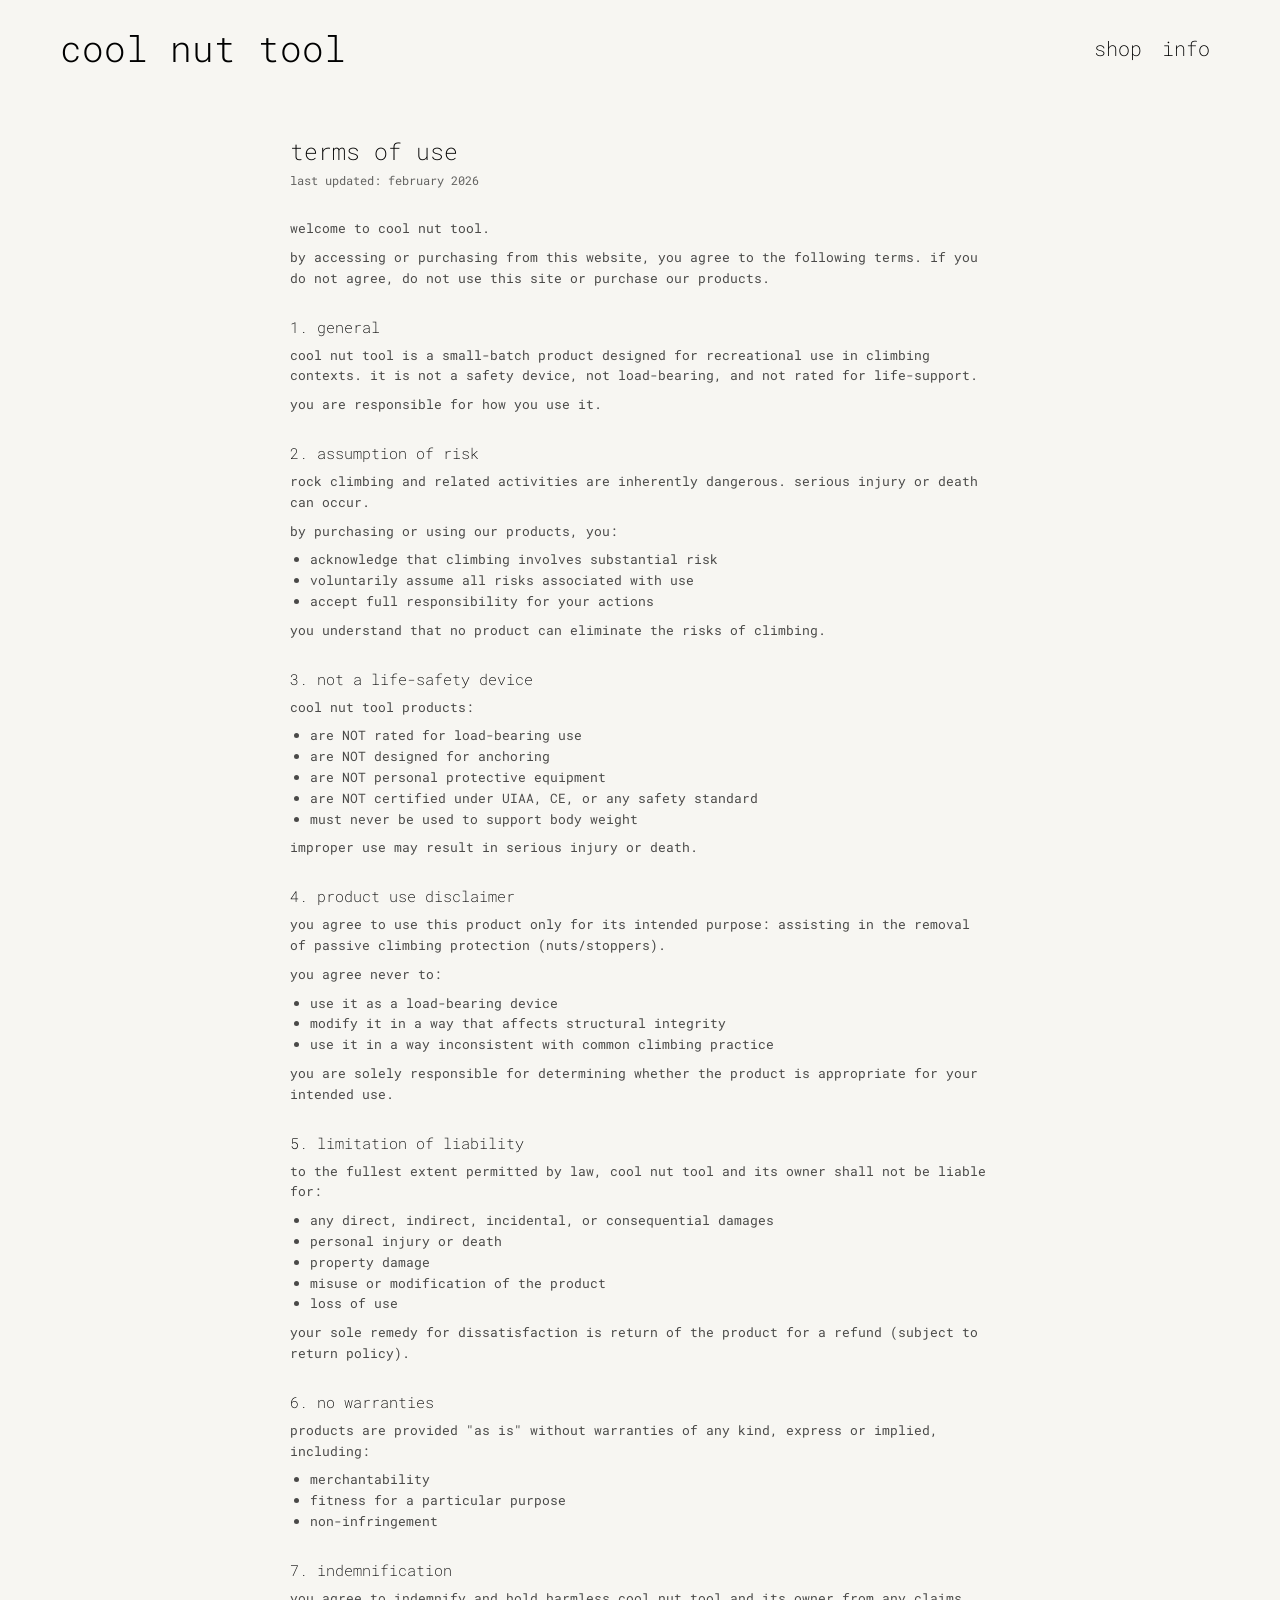
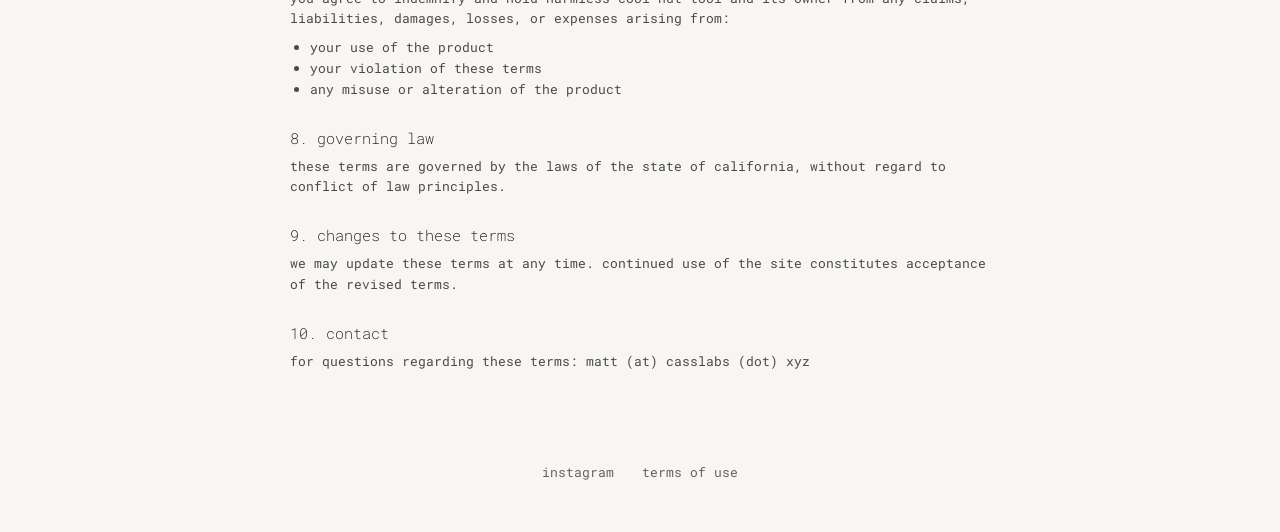
<file: pages/terms.html>
<!DOCTYPE html>
<html lang="en">
<head>
    <!-- Google tag (gtag.js) -->
    <script async src="https://www.googletagmanager.com/gtag/js?id=G-TC07WEKM04"></script>
    <script>
        window.dataLayer = window.dataLayer || [];
        function gtag(){dataLayer.push(arguments);}
        gtag('js', new Date());

        gtag('config', 'G-TC07WEKM04');
    </script>
    <meta charset="UTF-8">
    <meta name="viewport" content="width=device-width, initial-scale=1.0">
    <title>Cool Nut Tool - Terms of Use</title>
    <link rel="icon" href="../image/favicon/favicon.ico" sizes="any">
    <link rel="icon" type="image/png" sizes="32x32" href="../image/favicon/favicon-32x32.png">
    <link rel="icon" type="image/png" sizes="16x16" href="../image/favicon/favicon-16x16.png">
    <link rel="apple-touch-icon" href="../image/favicon/apple-touch-icon.png">
    <meta name="description" content="Terms of use for Cool Nut Tool.">
    <meta property="og:type" content="website">
    <meta property="og:site_name" content="Cool Nut Tool">
    <meta property="og:title" content="Cool Nut Tool - Terms of Use">
    <meta property="og:description" content="Terms of use for Cool Nut Tool.">
    <meta property="og:url" content="https://coolnuttool.com/pages/terms.html">
    <meta property="og:image" content="https://coolnuttool.com/image/product/send_it_p_edebe4.jpeg">
    <meta name="twitter:card" content="summary">
    <link rel="stylesheet" href="../styles/main.css">
    <link href="https://fonts.googleapis.com/css2?family=Roboto+Mono:wght@200;300;400&display=swap" rel="stylesheet">
</head>
<body>
    <header>
        <div class="header-container">
            <div class="header-title">
                <a href="../index.html" class="header-title-link">
                    <h1>cool nut tool</h1>
                </a>
            </div>
            <div class="header-links">
                <ul>
                    <li><a class="header-link" href="../pages/shop.html">shop</a></li>
                    <li><a class="header-link" href="../pages/about.html">info</a></li>
                </ul>
            </div>
        </div>
    </header>
    <main class="no-margin">
        <div class="terms-container">
            <h2 class="terms-title">terms of use</h2>
            <p class="terms-updated">last updated: february 2026</p>

            <p class="terms-text">welcome to cool nut tool.</p>
            <p class="terms-text">by accessing or purchasing from this website, you agree to the following terms. if you do not agree, do not use this site or purchase our products.</p>

            <h3 class="terms-heading">1. general</h3>
            <p class="terms-text">cool nut tool is a small-batch product designed for recreational use in climbing contexts. it is not a safety device, not load-bearing, and not rated for life-support.</p>
            <p class="terms-text">you are responsible for how you use it.</p>

            <h3 class="terms-heading">2. assumption of risk</h3>
            <p class="terms-text">rock climbing and related activities are inherently dangerous. serious injury or death can occur.</p>
            <p class="terms-text">by purchasing or using our products, you:</p>
            <ul class="terms-list">
                <li>acknowledge that climbing involves substantial risk</li>
                <li>voluntarily assume all risks associated with use</li>
                <li>accept full responsibility for your actions</li>
            </ul>
            <p class="terms-text">you understand that no product can eliminate the risks of climbing.</p>

            <h3 class="terms-heading">3. not a life-safety device</h3>
            <p class="terms-text">cool nut tool products:</p>
            <ul class="terms-list">
                <li>are NOT rated for load-bearing use</li>
                <li>are NOT designed for anchoring</li>
                <li>are NOT personal protective equipment</li>
                <li>are NOT certified under UIAA, CE, or any safety standard</li>
                <li>must never be used to support body weight</li>
            </ul>
            <p class="terms-text">improper use may result in serious injury or death.</p>

            <h3 class="terms-heading">4. product use disclaimer</h3>
            <p class="terms-text">you agree to use this product only for its intended purpose: assisting in the removal of passive climbing protection (nuts/stoppers).</p>
            <p class="terms-text">you agree never to:</p>
            <ul class="terms-list">
                <li>use it as a load-bearing device</li>
                <li>modify it in a way that affects structural integrity</li>
                <li>use it in a way inconsistent with common climbing practice</li>
            </ul>
            <p class="terms-text">you are solely responsible for determining whether the product is appropriate for your intended use.</p>

            <h3 class="terms-heading">5. limitation of liability</h3>
            <p class="terms-text">to the fullest extent permitted by law, cool nut tool and its owner shall not be liable for:</p>
            <ul class="terms-list">
                <li>any direct, indirect, incidental, or consequential damages</li>
                <li>personal injury or death</li>
                <li>property damage</li>
                <li>misuse or modification of the product</li>
                <li>loss of use</li>
            </ul>
            <p class="terms-text">your sole remedy for dissatisfaction is return of the product for a refund (subject to return policy).</p>

            <h3 class="terms-heading">6. no warranties</h3>
            <p class="terms-text">products are provided "as is" without warranties of any kind, express or implied, including:</p>
            <ul class="terms-list">
                <li>merchantability</li>
                <li>fitness for a particular purpose</li>
                <li>non-infringement</li>
            </ul>

            <h3 class="terms-heading">7. indemnification</h3>
            <p class="terms-text">you agree to indemnify and hold harmless cool nut tool and its owner from any claims, liabilities, damages, losses, or expenses arising from:</p>
            <ul class="terms-list">
                <li>your use of the product</li>
                <li>your violation of these terms</li>
                <li>any misuse or alteration of the product</li>
            </ul>

            <h3 class="terms-heading">8. governing law</h3>
            <p class="terms-text">these terms are governed by the laws of the state of california, without regard to conflict of law principles.</p>

            <h3 class="terms-heading">9. changes to these terms</h3>
            <p class="terms-text">we may update these terms at any time. continued use of the site constitutes acceptance of the revised terms.</p>

            <h3 class="terms-heading">10. contact</h3>
            <p class="terms-text">for questions regarding these terms: matt (at) casslabs (dot) xyz</p>
        </div>
    </main>
    <footer>
        <a href="https://www.instagram.com/coolnuttool/" class="footer-link" target="_blank" rel="noopener">instagram</a>
        <a href="terms.html" class="footer-link">terms of use</a>
    </footer>
</body>
</html>
</file>
<file: styles/main.css>
@import url('https://fonts.googleapis.com/css2?family=Roboto+Mono:wght@200;300;400&display=swap');
/* @import url('https://fonts.googleapis.com/css2?family=Roboto+Mono:wght@200;400&display=swap'); */


@media screen and (max-width: 768px) {
  .header-container {
    flex-direction: column;
    align-items: center;
    padding: 10px;
  }

  .header-title {
    margin-bottom: 10px;
    text-align: center;
    width: 100%;
  }

  .header-links ul {
    flex-direction: row;
    justify-content: center;
    align-items: center;
  }

  .header-links li {
    margin-right: 10px;
    margin-bottom: 0;
  }

  .header-links li:last-child {
    margin-right: 0;
  }
}

html {
  font-family: 'Roboto Mono';
  font-weight: 200;
  color: #000000; /* Text color */
  background-color: #f7f6f2; /* Background color */
}

:root{
  --purple: #B13CAD;
  --purple-hover: #9C3297;
}

h1, h2 {
  font-weight: 300;
}

/* Small text gets a regular weight so it stays legible */
.product-price,
.shipping-note,
.product-detail-spec,
.swatch-label,
.footer-link,
.terms-updated,
.terms-text,
.terms-list {
  font-weight: 400;
}

.text-link {
  color: var(--purple);
  font-weight: 300;
  text-decoration: none;
}

.text-link:hover {
  color: var(--purple-hover);
  text-decoration: underline;
}

header {
  background-color: #f7f6f2;
  /* border-bottom: 2px solid #ddd; */
  padding-left: 10px;
  padding-bottom: 0px;
  padding-top: 0px;
}

@keyframes fadeIn {
  from { opacity: 0; transform: translateY(6px); }
  to { opacity: 1; transform: translateY(0); }
}

body {
  margin: 0;
  opacity: 0;
  animation: fadeIn 0.4s ease forwards;
}


.header-title {
  flex-grow: 0; /* Do not take up extra space */
  display: block; /* No flexbox centering needed */
  margin-right: auto; /* Ensure it sticks to the left */
  font-size: 18px;

}


.header-links {
  margin-left: 0;                  /* Remove margin left if needed */
}

.header-links ul {
  list-style: none;                /* Remove list bullets */
  display: flex;                   /* Use flexbox for horizontal layout */
  padding: 0;                      /* Remove default padding */
  margin: 0;                       /* Remove default margin */
}

.header-links li {
  margin-right: 20px;              /* Add space between links */
}

/* .header-link {
  font-size: 20px;            
  text-decoration: none;           
  color: #000000;                   
  transition: color 0.3s;         
} */

.header-link {
  font-size: 20px;
  text-decoration: none;
  color: #000000;
  position: relative;
  display: inline-block;
  transition: color 0.1s ease;
}


 /* .header-link:hover {
  color: var(--purple);
  transform: translateY(-2px);

} */

.header-link::after {
  content: "";
  position: absolute;
  left: 0;
  bottom: -3px;
  width: 0%;
  height: 1px;
  background: var(--purple);
  transition: width 0.2s ease;
}

.header-link:hover {
  color: var(--purple);
}

.header-link:hover::after {
  width: 100%;
}

.main-content {
  display: flex;
  flex-direction: column;
  align-items: center;
  padding-top: 50px;
  margin-top: 100px;
  width: 100%;
}

main {
  margin-bottom: 60px;
}

.no-margin {
  margin-bottom: 0;
}

/* Updated content container with more space around */
.content-container {
  display: flex;
  flex-direction: row; /* Row layout for text on the left and image on the right */
  justify-content: flex-start; /* Align content to the start (left) */
  align-items: center; /* Vertically center both items */
  padding: 0 45px 0 100px; /* Further reduce right padding */
  overflow-x: hidden;
  position: relative;
}

.text-and-button {
  display: flex;
  flex-direction: column; /* Stack the text and button vertically */
  align-items: flex-start; /* Align the text and button to the left */
  margin-right: 30px; /* Add space between the text/button and the image */
  width: 50%; /* Limit the text to 50% of the screen width */
}

.main-text {
  text-align: left; /* Align text to the left */
  color: #000000; /* Adjust text color */
  font-size: 30px; /* Adjust font size */
  line-height: 1.2; /* Space between lines */
  margin-bottom: 20px; /* Space between text and the button */
}

/* Make the image smaller */
.centered-image {
  width: 50%; /* Adjust width to make the image smaller */
  height: auto; /* Maintain aspect ratio */
  margin-left: auto; /* Keep the image on the right */
  margin: 60px 0 0 auto; /* Add top margin to move the image lower */
}

/* Media query for mobile devices */
@media (max-width: 768px) {
  .content-container {
    flex-direction: column; /* Stack elements vertically on mobile */
    padding: 0 20px; /* Adjust padding for mobile */
  }

  .text-and-button {
    width: 100%; /* Full width on mobile */
    margin-right: 0; /* Remove right margin */
    margin-bottom: 30px; /* Add space between text/button and image */
    align-items: center; /* Center align text and button on mobile */
  }

  .main-text {
    text-align: center; /* Center text on mobile */
    font-size: 24px; /* Slightly smaller font size for mobile */
  }

  .main-text h2 {
    font-size: min(36px, calc((100vw - 40px) / 13.4)); /* Fit each line of the headline */
  }

  .centered-image {
    width: 100%; /* Full width image on mobile */
    margin: 0; /* Remove margins */
  }
}

.shop-button {
  display: inline-block;
  background-color: var(--purple); /* Button background color */
  color: white; /* Button text color */
  padding: 20px 60px; /* Increase padding for a larger button */
  border-radius: 35px; /* Adjust for more rounded corners if desired */
  text-align: center;
  text-decoration: none; /* No underline */
  font-size: 27px; /* Increase text size */
  margin-top: -20px; /* Space above the button */
  cursor: pointer; /* Add a pointer cursor for better UX */
  box-shadow: 0 6px 18px rgba(177, 60, 173, 0.25);
  transition: background-color 0.2s ease, transform 0.2s ease, box-shadow 0.2s ease;


}

.shop-button:hover {
  background-color: var(--purple-hover);
  color: white;
  transform: translateY(-2px);
  box-shadow: 0 6px 16px rgba(177, 60, 173, 0.18);


}


/* Ensure header is unaffected by these changes */
.header-container {
  display: flex;
  justify-content: space-between;
  align-items: center;
  padding: 0 50px; /* Add padding to sides for consistency */
}

@media (max-width: 768px) {
  header {
    padding-left: 0;
  }

  .header-container {
    padding: 10px 20px;
  }

  /* Shrink the title on narrow phones so it stays on one line */
  .header-title h1 {
    font-size: min(36px, calc((100vw - 40px) / 8.2));
  }
}


/* More existing styles here */

/* Media queries */
/* For screens smaller than 600px */
@media (max-width: 600px) {
  /* Responsive adjustments */
}

/* Sub Page Formatting */
.subPage {
  color: #000000; /* Text color */
}

/* Additional styles */

.header-title-link {
    text-decoration: none;
    color: #000000;
    transition: opacity 0.2s ease;
}

.header-title-link:hover {
    opacity: 0.7;

}

/* Product Card */
.product-card {
    display: flex;
    flex-direction: column;
}

.product-info {
    text-decoration: none;
    color: inherit;
    margin-top: 10px;
    display: flex;
    flex-direction: column;
    gap: 4px;
}

.product-info:hover {
    color: var(--purple);
}

.product-name {
    font-size: 14px;
    font-weight: 300;
}

.product-price {
    font-size: 14px;
    color: rgba(0, 0, 0, 0.6);
}

.product-info:hover .product-price {
    color: var(--purple);
}

/* Swatches */
.swatches {
    display: flex;
    gap: 10px;
    margin: 6px 0 0 0;
}

.swatch {
    width: 14px;
    height: 14px;
    border-radius: 999px;
    border: 1px solid rgba(0, 0, 0, 0.18);
    cursor: pointer;
    outline: none;
    background: var(--swatch);
    padding: 0;
    transition: transform 0.15s ease, border-color 0.15s ease;
}

.swatch:hover {
    transform: scale(1.15);
    border-color: rgba(0, 0, 0, 0.35);
}

.swatch.is-selected {
    box-shadow: 0 0 0 2px #f7f6f2, 0 0 0 3px rgba(0, 0, 0, 0.75);
}

@media (max-width: 768px) {
    .swatches {
        gap: 16px;
        margin-top: 10px;
    }

    .swatch {
        width: 24px;
        height: 24px;
        position: relative;
    }

    /* Invisible padding so the tap target is 40px without a bigger dot */
    .swatch::after {
        content: "";
        position: absolute;
        inset: -8px;
    }
}

/* Shop Grid Styles */
.shop-grid {
    display: grid;
    grid-template-columns: repeat(2, 1fr);
    gap: 30px;
    width: 80%;
    margin: 40px auto;
}

.shop-tile {
    aspect-ratio: 1 / 1;
    background-color: rgba(177, 60, 173, 0.08);
    display: flex;
    justify-content: center;
    align-items: center;
    overflow: hidden;
    border-radius: 20px;
    /* border: 1px solid rgba(0,0,0,0.06); */


}


.text-tile {
    text-align: left;
    padding: 20px;
    display: flex;
    flex-direction: column;
    justify-content: flex-start;
    align-items: flex-start;
    position: relative; /* Add this */
}


.text-tile-content {
    position: absolute;
    top: 100px;
    left: 60px;
    right: 30px;
}

.product-title {
    color: #000000;
    text-decoration: underline;
    margin-bottom: 15px;
    display: block;
    text-align: left; /* Change from center to left */
}

.product-details {
    color: #000000;
    list-style-type: none;
    padding: 0;
    margin-top: 15px;
    width: 100%; /* Ensure the list takes full width of the tile */
}

.product-details li {
    margin-bottom: 10px;
    text-align: left; /* Change from center to left */
}

.image-tile {
    position: relative;
    overflow: hidden;
    text-decoration: none; /* Add this line */
    color: inherit; /* Add this line */
    display: block; /* Add this line */
}

.image-tile img {
    width: 100%;
    height: 100%;
    object-fit: cover;
    transition: filter 0.3s ease;
}

.hover-text {
    position: absolute;
    top: 50%;
    left: 50%;
    transform: translate(-50%, -50%);
    color: white;
    font-size: 24px;
    text-align: center;
    opacity: 0;
    transition: opacity 0.3s ease;
    pointer-events: none;
}

.image-tile:hover img {
  filter: brightness(75%) saturate(115%);
}

.image-tile:hover .hover-text {
    opacity: 1;
}

/* Shop Banner */
.shop-banner {
    width: 80%;
    margin: 40px auto 0;
    border-radius: 20px;
    overflow: hidden;
}

.shop-banner img {
    width: 100%;
    display: block;
}

/* Footer */
footer {
    height: 120px;
    display: flex;
    justify-content: center;
    align-items: center;
    gap: 28px;
}

.footer-link {
    font-size: 13px;
    color: rgba(0, 0, 0, 0.6);
    text-decoration: none;
}

.footer-link:hover {
    color: var(--purple);
}

/* Terms Page */
.terms-container {
    width: 60%;
    max-width: 700px;
    margin: 40px auto;
}

.terms-title {
    font-size: 23px;
    font-weight: 200;
    margin: 0 0 6px 0;
}

.terms-updated {
    font-size: 12px;
    color: rgba(0, 0, 0, 0.6);
    margin: 0 0 30px 0;
}

.terms-heading {
    font-size: 15px;
    font-weight: 200;
    margin: 28px 0 8px 0;
}

.terms-text {
    font-size: 13px;
    color: rgba(0, 0, 0, 0.7);
    margin: 0 0 8px 0;
    line-height: 1.6;
}

.terms-list {
    font-size: 13px;
    color: rgba(0, 0, 0, 0.7);
    margin: 0 0 8px 0;
    padding-left: 20px;
    line-height: 1.6;
}

/* Responsive adjustments */
@media (max-width: 768px) {
    .shop-grid {
        width: 90%;
        grid-template-columns: 1fr;
    }

    .shop-banner {
        width: 90%;
    }
}

/* Product Detail Page */
.product-detail {
    display: flex;
    gap: 60px;
    width: 80%;
    margin: 40px auto;
    align-items: flex-start;
}

.product-detail-image {
    flex: 1;
    border-radius: 20px;
    overflow: hidden;
}

.product-detail-image img {
    width: 100%;
    display: block;
}

.product-detail-info {
    flex: 1;
    display: flex;
    flex-direction: column;
    gap: 14px;
    padding-top: 20px;
    max-width: 420px;
}

.product-detail-name {
    font-size: 23px;
    font-weight: 200;
    margin: 0;
}

.product-detail-variant {
    font-size: 13px;
    color: rgba(0, 0, 0, 0.4);
    margin: 0;
}

.product-detail-price {
    font-size: 21px;
    margin: 0;
}

.shipping-note {
    font-size: 13px;
    font-style: italic;
    color: rgba(0, 0, 0, 0.6);
    margin-left: 3px;
}

.product-detail-spec {
    font-size: 13px;
    color: rgba(0, 0, 0, 0.6);
    margin: 0 0 4px 0;
}

.product-detail-specs {
    margin: 0;
}

.swatch-label {
    font-size: 13px;
    color: rgba(0, 0, 0, 0.6);
    margin: 0;
}

.product-buy-btn {
    margin: 0;
    align-self: flex-start;
    padding: 10px 36px;
    font-size: 16px;
    border-radius: 12px;
    box-shadow: 0 4px 12px rgba(177, 60, 173, 0.12);
}

@media (max-width: 768px) {
    .product-detail {
        flex-direction: column;
        width: 90%;
        gap: 30px;
    }

    .product-detail-info {
        width: 100%;
    }

    .product-buy-btn {
        align-self: stretch;
        padding: 14px 36px;
        font-size: 18px;
    }
}

/* About Page Styles */
.about-container {
    display: flex;
    justify-content: space-between;
    align-items: flex-start;
    width: 80%;
    margin: 40px auto;
    padding: 0;
}

.about-title {
    color: #000000;
    text-decoration: underline;
    margin-bottom: 15px;
    display: block;
    text-align: left; /* Change from center to left */
}

.about-text {
    width: 48%; /* Adjust width to allow for some space between text and image */
    padding-right: 2%; /* Add a small padding between text and image */
}

.about-image {
    width: 48%;
    clip-path: inset(0 round 15px);
}

.about-image img {
    width: 100%;
    height: auto;
    display: block;
    filter: saturate(90%);
}

/* Responsive adjustments for about page */
@media (max-width: 768px) {
    .about-container {
        width: 90%; /* Match the mobile width of shop-grid */
        flex-direction: column;
        margin: 20px auto; /* Adjust margin for mobile */
    }

    .about-text, .about-image {
        width: 100%;
        padding-right: 0;
    }

    .about-text {
        order: 1;
        margin-bottom: 20px;
    }

    .about-image {
        order: 2;
    }
}
</file>
